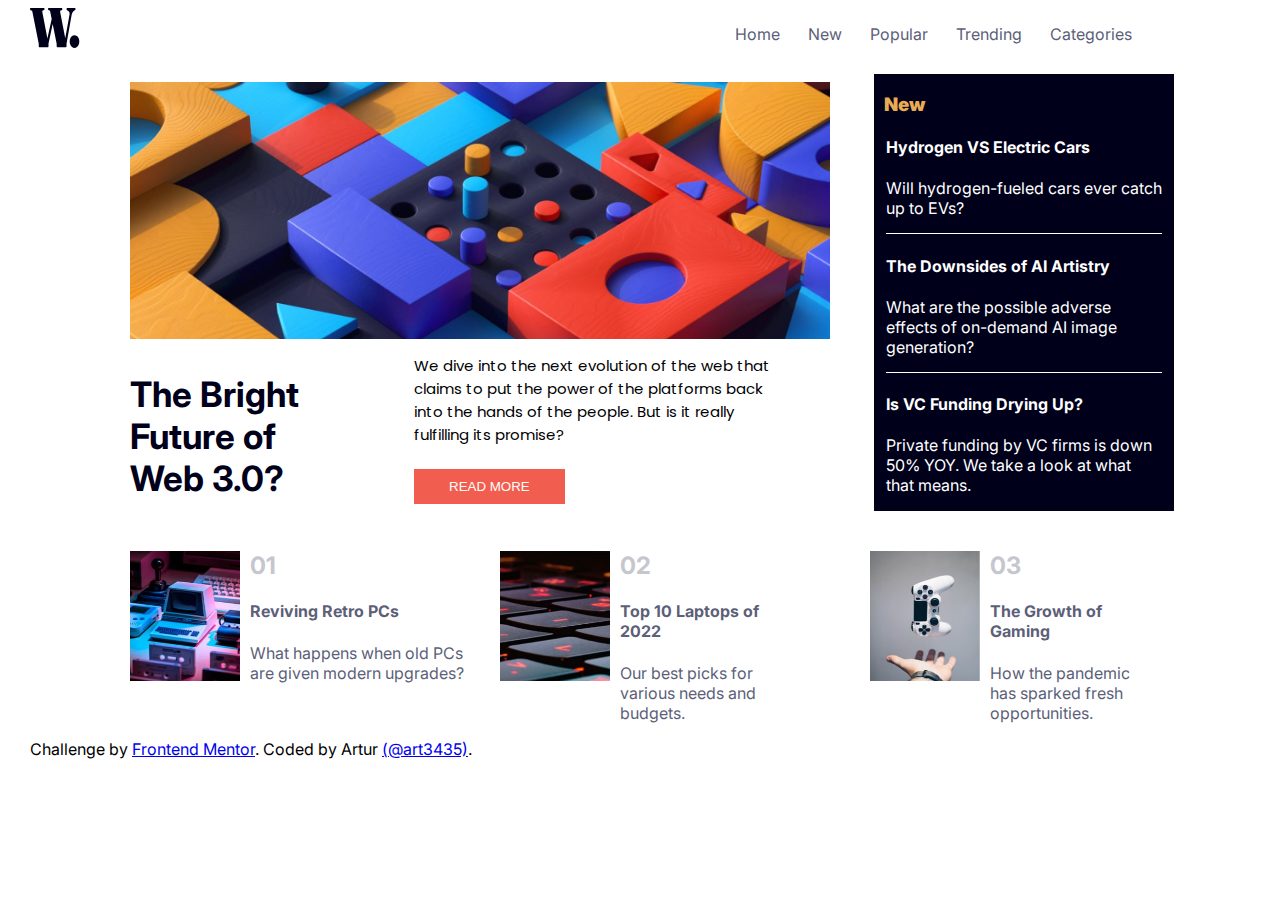
<file: homePage.html>
<!DOCTYPE html>
<html lang="en">

<head>
    <meta charset="UTF-8">
    <meta name="viewport" content="width=device-width, initial-scale=1.0">
    <!-- displays site properly based on user's device -->

    <link rel="stylesheet" href="homePage.css">
    <link rel="icon" type="image/png" sizes="32x32" href="./favicon-32x32.png">

    <title>W.News</title>

</head>

<body>
    <script src="./homePage.js" defer>    </script>

    <div id="bigDiv" class="bigDiv">
        <header>
            <div class="topDiv">
                <img src="./logo.svg" alt="Companie's logo" id="logoID">

                <ul class="topList">
                    <li class="liTopList">Home</li>
                    <li class="liTopList">New</li>
                    <li class="liTopList">Popular</li>
                    <li class="liTopList">Trending</li>
                    <li class="liTopList">Categories</li>
                </ul>

            </div>

        </header>

        <main>

            <div class="mainDiv">
                <img src="./image-web-3-desktop.jpg" class="image">

                <div class="middeText" id="middeText">

                    <h2 id="middleH2" class="middleH2"> The Bright Future of Web 3.0?</h2>
                    <p id="middleP" class="middleP">
                        We dive into the next evolution of the web that claims to put the power of the platforms back
                        into
                        the
                        hands of the
                        people.
                        But is it really fulfilling its promise?

                        <br> <br> <button id="middleButton" class="middleButton"> READ MORE</button>
                    </p>

                </div>

            </div>


            <div class="asideDiv">
                <h3 class="asideH3">
                    New
                </h3>

                <h4 class="asideSubtitle">Hydrogen VS Electric Cars</h4>
                <p class="topicsText" id="topic2">
                    Will hydrogen-fueled cars ever catch up to EVs?
                </p>

                <h4 class="asideSubtitle">The Downsides of AI Artistry </h4>
                <p class="topicsText" id="topic3">
                    What are the possible adverse effects of on-demand AI image generation?
                </p>

                <h4 class="asideSubtitle"> Is VC Funding Drying Up?</h4>
                <p class="topicsText">
                    Private funding by VC firms is down 50% YOY. We take a look at what that means.
                </p>

            </div>
        </main>

        <footer>
            <div id="bigFooter">

                <div id="footer1" class="footer">
                    <img src="./image-retro-pcs.jpg" id="footer1Img" class="footerImage">

                    <div class="footerTxt">
                        <h2 class="footerNmb">01</h2>
                        <h4 class="footerSubtitle">Reviving Retro PCs</h4>
                        <p class="footerSubtitle" id="footerP1">What happens when old PCs are given modern upgrades?</p>
                    </div>

                </div>

                <div id="footer2" class="footer">
                    <img src="./image-top-laptops.jpg" class="footerImage">

                    <div class="footerTxt">

                        <h2 class="footerNmb">02</h2>
                        <h4 class="footerSubtitle">Top 10 Laptops of 2022</h4>
                        <p class="footerSubtitle">Our best picks for various needs and budgets.</p>
                    </div>
                </div>

                <div class="footer">

                    <img src="image-gaming-growth.jpg" class="footerImage">

                    <div class="footerTxt">

                        <h2 class="footerNmb">03</h2>
                        <h4 class="footerSubtitle"> The Growth of Gaming</h4>
                        <p class="footerSubtitle">How the pandemic has sparked fresh opportunities.</p>
                    </div>
                </div>

            </div>

        </footer>
        <div class="attribution">
            Challenge by <a href="https://www.frontendmentor.io?ref=challenge" target="_blank">Frontend Mentor</a>.
            Coded by Artur <span> <a href="https://github.com/art3435" target="_blank">(@art3435)</span></a>.
        </div>
    </div>

    <dialog>
        <div class="popUpDiv" id="popUpDiv">
            <div class="popUpImgs">
                <img src="./closeIconPopUp.png" id="closePopUpImg">
                <img src="./PopUp-face.png" class="popUpImgsContent" id="opsFace">
            </div>
            <p class="popUpTxt"> <span id="spanPopUp">You've reached a 404.</span> <br> Sorry, but apparently you tried
                to
                reach a page yet
                <span id="spanPopUp2">non existent, try again in a
                    while.</span>
            </p>
        </div>
    </dialog>

</body>

</html>
</file>
<file: homePage.css>
@import url('https://fonts.googleapis.com/css2?family=Inter:wght@300&family=Poppins:wght@300&display=swap');
@import url('https://fonts.googleapis.com/css2?family=Inter:wght@300;600;900&family=Poppins:wght@300&display=swap');

body {
    margin-left: 30px;
    font-family: 'Inter', sans-serif;
}

header{
    display: flex;
    align-items: center;
}

.mainDiv {
    display: inline-block;
    height: 330px;
}

main {
    display: inline-block;
    margin-left: 100px;
}

#logoID,
.topDiv,
.liTopList,
.topList {
    display: flex;
    justify-content: space-between;
    padding-right: 28px;
    color: hsl(236, 13%, 42%);
    margin-bottom: 10px;
}

.topDiv{
    width: 95%;
}

.topList {
    box-sizing: border-box;
    padding-right: 50px;
}

#logoID {
    width: 50px;
    height: 40px;
}

.image {
    background-image: url("./image-web-3-desktop.jpg");
    background-size: cover;
    background-repeat: no-repeat;
    box-sizing: border-box;
    width: 700px;
    height: 257px;
    display: block;
}

.asideDiv {
    display: inline-block;
    background-color: hsl(240, 100%, 5%);
    width: 300px;
    box-sizing: border-box;
    margin: 0px 0px 20px 40px;

}

.asideH3 {
    color: hsl(35, 77%, 62%);
    font-weight: 1000;
    margin-left: 10px;
}

.asideSubtitle,
.topicsText {
    color: white;
    margin-left: 12px;
    margin-right: 12px;
}

#topic2,
#topic3 {
    padding-bottom: 15px;
    border-bottom: 1px solid white;
}

#middleText {
    width: 150px;
    display: inline-block;
    margin-top: 20px;
}

.middleP {
    display: inline-block;
    font-family: "Poppins";
    font-size: 15px;
    padding-left: 80px;
    height: 70px;
    width: 370px;
}

.middleH2 {
    display: inline-block;
    margin-bottom: 50px;
    width: 200px;
    font-weight: bold;
    font-size: 35px;
    color: hsl(240, 100%, 5%);

}

#middleButton {
    display: flex;
    justify-content: space-between;
    background-color: hsl(5, 85%, 63%);
    padding: 10px 35px 10px 35px;
    border: hsl(35, 77%, 62%);
    color: hsl(36, 100%, 99%);
}

.footer {
    display: flex;
    justify-content: space-between;
    margin-left: 100px;
    box-sizing: border-box;
}

.footerImage {
    margin-top: 20px;
    width: 110px;
    height: 130px;
}

.footerP {
    font-size: 8px;
    display: block;
}

#footerP1 {
    width: 240px;
    display: block;
}

.footerTxt {
    box-sizing: border-box;
    padding-left: 10px;
    width: 10rem;
}

#bigFooter {
    display: flex;
}

#iconeGithub {
    display: inline-block;
    width: 2.5rem;
    height: 2.5rem;
    margin-left: 3rem;
}

.footerNmb {
    color: hsl(233, 8%, 79%);
}

.footerSubtitle {
    color: hsl(236, 13%, 42%);
}

h4[class='footerSubtitle']:hover,
.liTopList:hover {
    cursor: pointer;
    color: hsl(5, 85%, 63%);
}

.asideSubtitle:hover {
    color: hsl(35, 77%, 62%);
    cursor: pointer;
}

#middleButton:hover {
    background-color: hsl(240, 100%, 5%);
    cursor: pointer;
}

.popUpImgsContent {
    display: block;
}

.popUpImgs {
    margin-left: 190px;
}

.popUpTxt {
    width: 400px;
    margin-left: 110px;
}

#spanPopUp {
    display: block;
    margin-left: 110px;
}

#spanPopUp2 {
    margin-left: 87px;
}

.bigDivNew {
    opacity: 0.6;
}

#closePopUpImg {
    width: 30px;
    height: 30px;
    margin-left: 400px;
    margin-bottom: 10px;
    cursor: pointer;
}

dialog {
    border: none;
    border-radius: 28px;
}

.checkbox{
    display: none;
}

@media (max-width: 1200px) {
    .middleH2 {
        display: block;
        margin: 30px 0px 20px 0px;
    }

    .middleP {
        padding: 0px;
        width: 260px;
    }

    .asideDiv {
        margin-top: -290px;
        margin-left: 370px;
    }

    .footer {
        width: 200px;
        display: block;
        margin: 0px 10px 0px 0px;
    }

    #footerSubtitle,
    .footerSubtitle,
    #footerP1 {
        width: auto;
    }
    header{
        display: flex;
        justify-content: space-around;
        align-items: center;
        width: 80%;
    }
    main{
        margin: 0px;
    }
    .attribution {
        display: none;
    }
}
@media (max-width: 750px){

    .topList{
        display: none;
    }
    .topDiv{
        display: flex;
        justify-content: space-between;
    }
 
    #logoID{
        width:30px;
        height: 20px;
    }
    .image{
        width: 500px;
        height: 200px;
    }
    .asideDiv{
        display: flex;
        width: 500px;
        margin-top: 50px;
        margin-left: 0px;
        font-size: 12px ;
    }
    .asideH3{
        display: block;
    }
    #topic2,
    #topic3{
        border-right: 1px solid #fff;
        border-bottom: none;
    }
    .checkbox:checked~.topList {
        display: flex;
        flex-direction: column;
        justify-content: start;
        align-items: baseline;
        position: absolute;
        top: 4%;
        right: 0;
        padding-top: 100px;
        z-index: 1;
        background-color: #e6dfec;
        width: 100%;
        height: 300%;
        border-radius: 18px;
        font-weight: bold;
    }
    #iconeGithub{
        margin-left: 0px;
    }
    .menuBtn{
        display: inline-block;
        font-weight: bold;
    }
    dialog{
        width: 80%;
    }
    .popUpImgs {
        margin-left: 40px;
    }
    
    .popUpTxt,
    #spanPopUp
     {
        width: 230px;
        margin-left: 40px;
        text-align:left;
    }
    #closePopUpImg{
        width: 20px;
        margin-left: 90%;
    }
    #spanPopUp2{
        margin: 0;
    }
}

@media (max-width: 570px){
    body{
        display: flex;
        flex-direction: column;
        justify-content: center;
    }
    .image{
        width: 300px;
        background-size: cover;
    }
    .asideDiv{
        display: inline-block;
        width: 300px;

    }
    #topic2,
    #topic3{
        border-bottom: 1px solid #fff;
        border-right: none;
    }
    #bigFooter{
        display: block;
    }
    .footer{
        display: flex;
        justify-content: center;
        align-items: center;
        height: 250px;
        width: 300px;
        margin-left: 0px;
    }
    .footerImage{
        height: 180px;
        width: 130px;
    }
}
</file>
